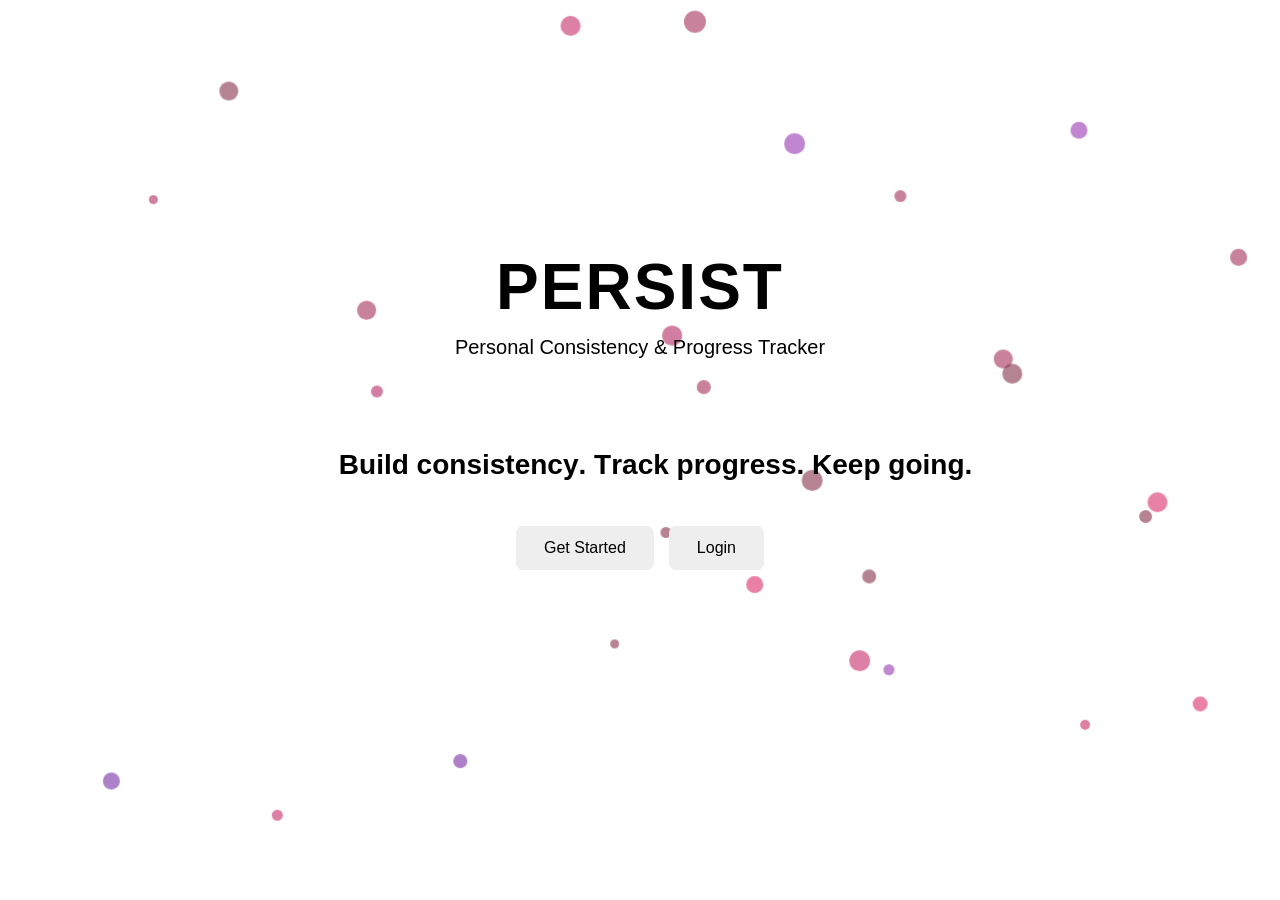
<file: index.html>
<!DOCTYPE html>
<html lang="en">

<head>

    <meta charset="UTF-8">
    <meta name="viewport" content="width=device-width, initial-scale=1.0">
    <title>PERSIST</title>
    <link rel="stylesheet" href="style.css">

</head>


<body>

    <div id="particles"></div>


    <main class="home-container">

        <section class="hero">

            <h1>PERSIST</h1>

            <p class="subtitle">Personal Consistency & Progress Tracker</p>

            <h2 id="animated-text">
                Build consistency. Track progress. Keep going.
            </h2>

            <div class="buttons">

                <button id="getStartedButton" type="button">Get Started</button>

                <button id="loginButton" type="button">Login</button>

            </div>

        </section>

    </main>


    <script src="script.js"></script>

</body>

</html>
</file>
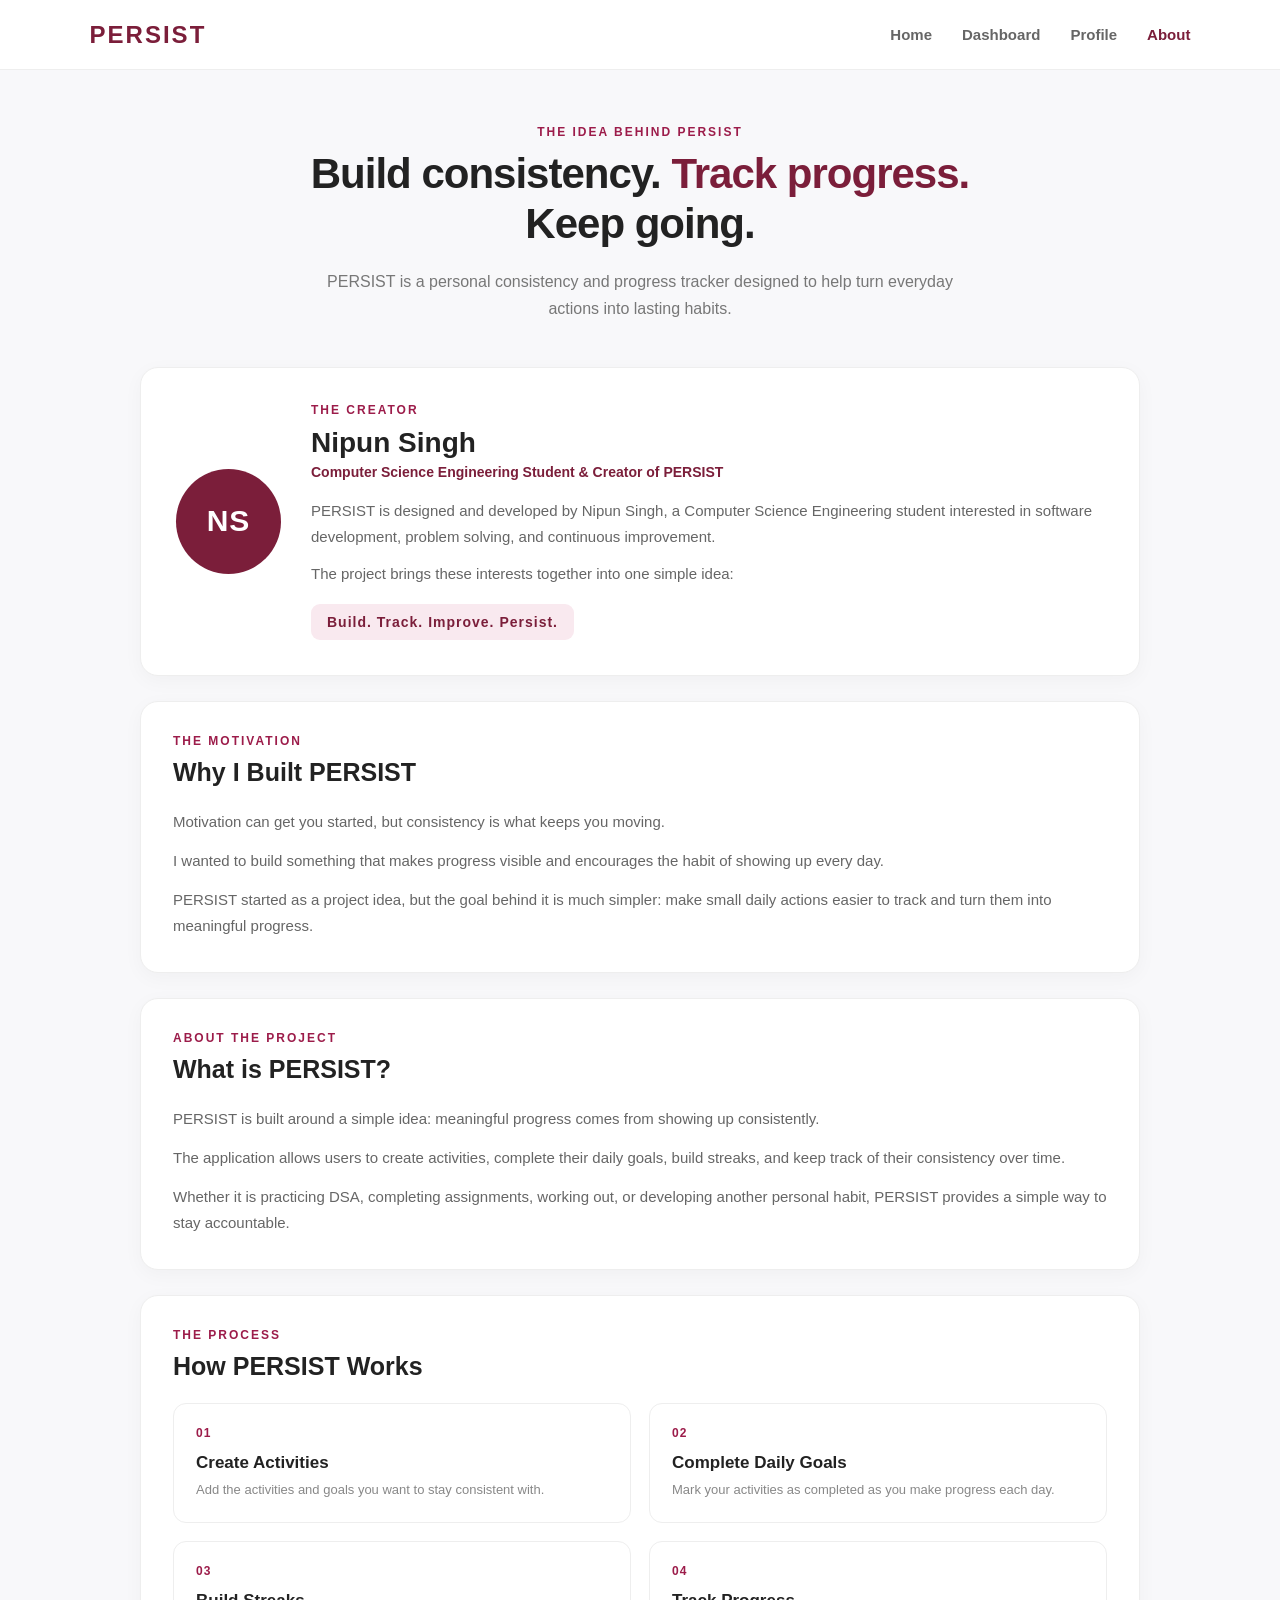
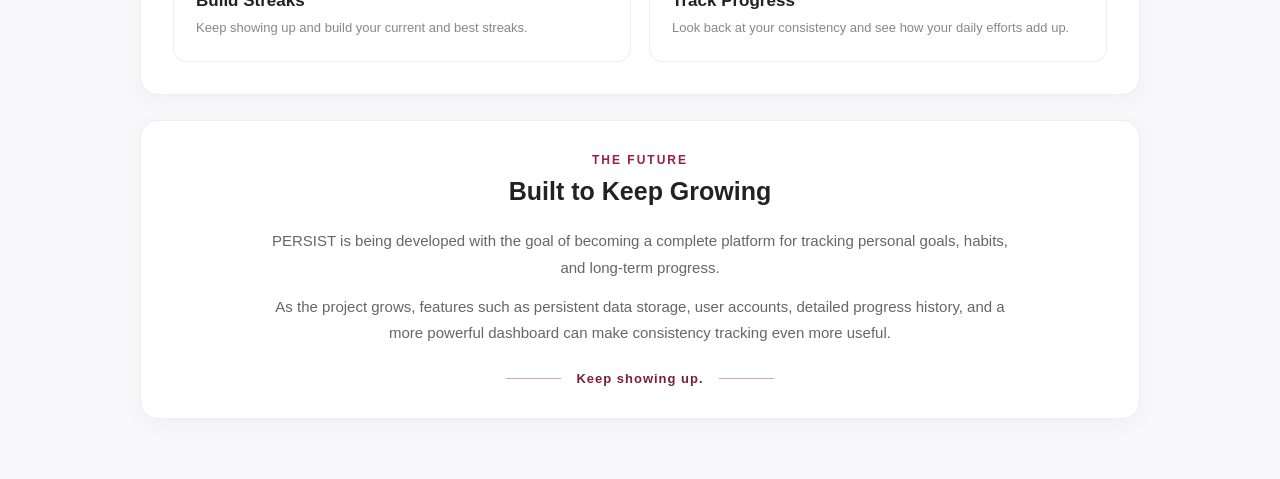
<file: about.html>
<!DOCTYPE html>
<html lang="en">

<head>

    <meta charset="UTF-8">

    <meta name="viewport"
          content="width=device-width, initial-scale=1.0">

    <title>PERSIST - About</title>

    <link rel="stylesheet"
          href="about.css">

</head>


<body>


    <!-- ============================= -->
    <!-- Navigation Bar -->
    <!-- ============================= -->

    <nav class="navbar">

        <div class="logo">
            PERSIST
        </div>


        <div class="nav-links">

            <a href="index.html">
                Home
            </a>

            <a href="dashboard.html">
                Dashboard
            </a>

            <a href="profile.html">
                Profile
            </a>

            <a href="about.html"
               class="active">
                About
            </a>

        </div>

    </nav>



    <!-- ============================= -->
    <!-- Main About Page -->
    <!-- ============================= -->

    <main class="about-container">


        <!-- ============================= -->
        <!-- Hero Section -->
        <!-- ============================= -->

        <section class="about-hero">

            <p class="small-heading">
                THE IDEA BEHIND PERSIST
            </p>

            <h1>
                Build consistency.
                <span>Track progress.</span>
                Keep going.
            </h1>

            <p class="hero-description">

                PERSIST is a personal consistency and
                progress tracker designed to help turn
                everyday actions into lasting habits.

            </p>

        </section>



        <!-- ============================= -->
        <!-- Creator -->
        <!-- ============================= -->

        <section class="creator-card">


            <div class="creator-avatar">
                NS
            </div>


            <div class="creator-content">

                <p class="small-heading">
                    THE CREATOR
                </p>

                <h2>
                    Nipun Singh
                </h2>

                <p class="creator-role">
                    Computer Science Engineering Student
                    & Creator of PERSIST
                </p>


                <p class="creator-description">

                    PERSIST is designed and developed by
                    Nipun Singh, a Computer Science
                    Engineering student interested in
                    software development, problem solving,
                    and continuous improvement.

                </p>


                <p class="creator-description">

                    The project brings these interests
                    together into one simple idea:

                </p>


                <div class="creator-motto">

                    Build.
                    Track.
                    Improve.
                    Persist.

                </div>

            </div>

        </section>



        <!-- ============================= -->
        <!-- Why I Built It -->
        <!-- ============================= -->

        <section class="about-card">

            <div class="section-heading">

                <p class="small-heading">
                    THE MOTIVATION
                </p>

                <h2>
                    Why I Built PERSIST
                </h2>

            </div>


            <p class="section-text">

                Motivation can get you started, but
                consistency is what keeps you moving.

            </p>


            <p class="section-text">

                I wanted to build something that makes
                progress visible and encourages the habit
                of showing up every day.

            </p>


            <p class="section-text">

                PERSIST started as a project idea, but
                the goal behind it is much simpler:
                make small daily actions easier to track
                and turn them into meaningful progress.

            </p>

        </section>



        <!-- ============================= -->
        <!-- About PERSIST -->
        <!-- ============================= -->

        <section class="about-card">

            <div class="section-heading">

                <p class="small-heading">
                    ABOUT THE PROJECT
                </p>

                <h2>
                    What is PERSIST?
                </h2>

            </div>


            <p class="section-text">

                PERSIST is built around a simple idea:
                meaningful progress comes from showing
                up consistently.

            </p>


            <p class="section-text">

                The application allows users to create
                activities, complete their daily goals,
                build streaks, and keep track of their
                consistency over time.

            </p>


            <p class="section-text">

                Whether it is practicing DSA, completing
                assignments, working out, or developing
                another personal habit, PERSIST provides
                a simple way to stay accountable.

            </p>

        </section>



        <!-- ============================= -->
        <!-- How PERSIST Works -->
        <!-- ============================= -->

        <section class="about-card">

            <div class="section-heading">

                <p class="small-heading">
                    THE PROCESS
                </p>

                <h2>
                    How PERSIST Works
                </h2>

            </div>


            <div class="feature-grid">


                <!-- Feature 1 -->

                <div class="feature-item">

                    <div class="feature-number">
                        01
                    </div>

                    <h3>
                        Create Activities
                    </h3>

                    <p>
                        Add the activities and goals
                        you want to stay consistent with.
                    </p>

                </div>



                <!-- Feature 2 -->

                <div class="feature-item">

                    <div class="feature-number">
                        02
                    </div>

                    <h3>
                        Complete Daily Goals
                    </h3>

                    <p>
                        Mark your activities as completed
                        as you make progress each day.
                    </p>

                </div>



                <!-- Feature 3 -->

                <div class="feature-item">

                    <div class="feature-number">
                        03
                    </div>

                    <h3>
                        Build Streaks
                    </h3>

                    <p>
                        Keep showing up and build your
                        current and best streaks.
                    </p>

                </div>



                <!-- Feature 4 -->

                <div class="feature-item">

                    <div class="feature-number">
                        04
                    </div>

                    <h3>
                        Track Progress
                    </h3>

                    <p>
                        Look back at your consistency and
                        see how your daily efforts add up.
                    </p>

                </div>


            </div>

        </section>



        <!-- ============================= -->
        <!-- Future Vision -->
        <!-- ============================= -->

        <section class="about-card future-card">

            <div class="section-heading">

                <p class="small-heading">
                    THE FUTURE
                </p>

                <h2>
                    Built to Keep Growing
                </h2>

            </div>


            <p class="section-text">

                PERSIST is being developed with the goal
                of becoming a complete platform for
                tracking personal goals, habits, and
                long-term progress.

            </p>


            <p class="section-text">

                As the project grows, features such as
                persistent data storage, user accounts,
                detailed progress history, and a more
                powerful dashboard can make consistency
                tracking even more useful.

            </p>


            <div class="future-line">

                <span></span>

                Keep showing up.

                <span></span>

            </div>

        </section>


    </main>



</body>

</html>
</file>
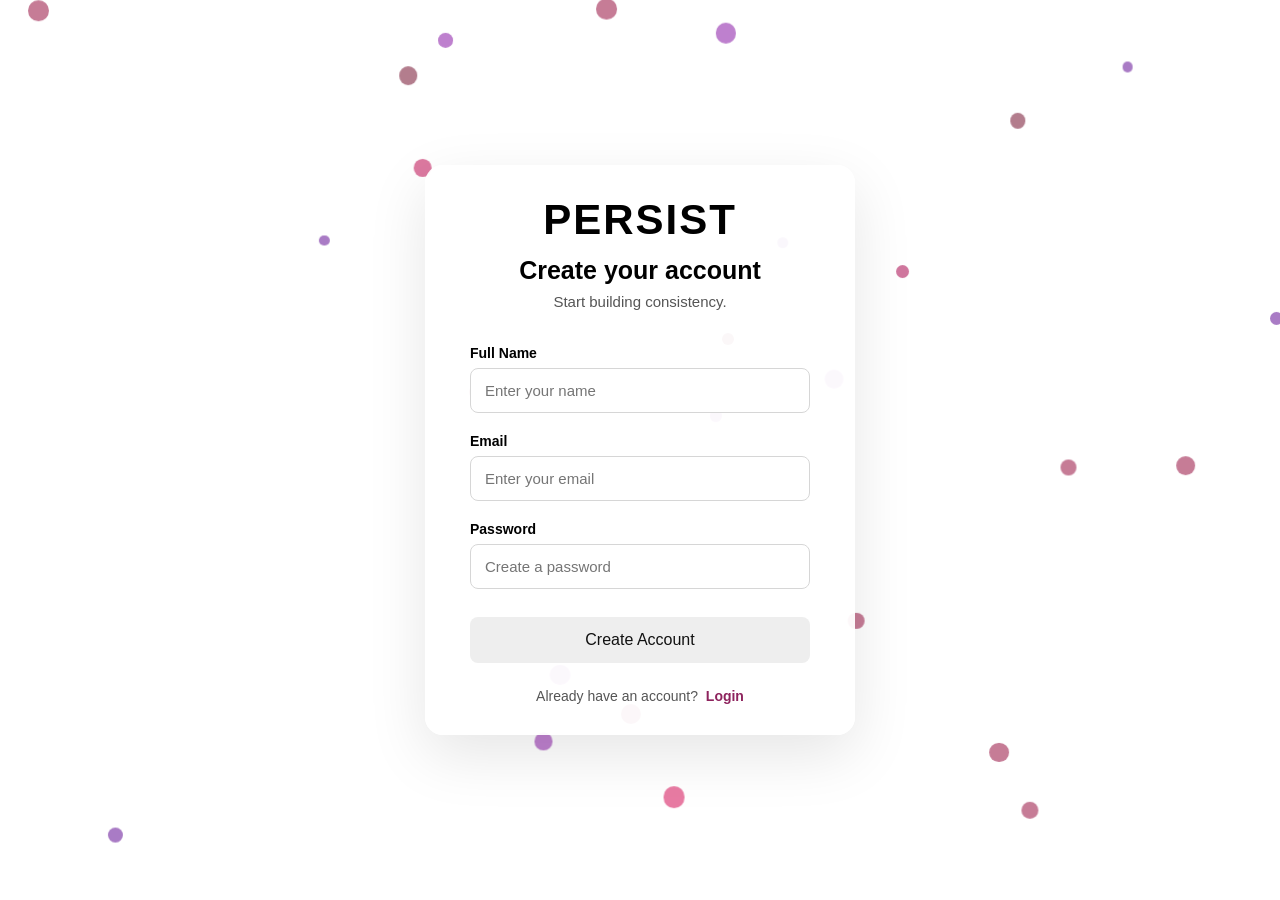
<file: auth.html>
<!DOCTYPE html>
<html lang="en">

<head>

    <meta charset="UTF-8">

    <meta name="viewport"
          content="width=device-width, initial-scale=1.0">

    <title>PERSIST — Authentication</title>

    <link rel="stylesheet"
          href="auth.css">

</head>

<body>

    <!-- Background particles -->
    <div id="particles"></div>


    <!-- Main authentication container -->

    <div class="auth-container">

        <div class="auth-box">


            <!-- =================================
                 CREATE ACCOUNT
            ================================== -->

            <div class="form-section signup-section">

                <div class="form-content">

                    <h1>PERSIST</h1>

                    <h2>Create your account</h2>

                    <p class="subtitle">
                        Start building consistency.
                    </p>


                    <form id="signupForm">

                        <div class="input-group">

                            <label for="signupName">
                                Full Name
                            </label>

                            <input
                                type="text"
                                id="signupName"
                                placeholder="Enter your name"
                                required
                            >

                        </div>


                        <div class="input-group">

                            <label for="signupEmail">
                                Email
                            </label>

                            <input
                                type="email"
                                id="signupEmail"
                                placeholder="Enter your email"
                                required
                            >

                        </div>


                        <div class="input-group">

                            <label for="signupPassword">
                                Password
                            </label>

                            <input
                                type="password"
                                id="signupPassword"
                                placeholder="Create a password"
                                required
                            >

                        </div>


                        <button
                            type="submit"
                            class="main-button">

                            Create Account

                        </button>

                    </form>


                    <p class="switch-text">

                        Already have an account?

                        <button
                            type="button"
                            id="showLogin">

                            Login

                        </button>

                    </p>

                </div>

            </div>



            <!-- =================================
                 LOGIN
            ================================== -->

            <div class="form-section login-section">

                <div class="form-content">

                    <h1>PERSIST</h1>

                    <h2>Welcome back</h2>

                    <p class="subtitle">
                        Keep the streak going.
                    </p>


                    <form id="loginForm">

                        <div class="input-group">

                            <label for="loginEmail">
                                Email
                            </label>

                            <input
                                type="email"
                                id="loginEmail"
                                placeholder="Enter your email"
                                required
                            >

                        </div>


                        <div class="input-group">

                            <label for="loginPassword">
                                Password
                            </label>

                            <input
                                type="password"
                                id="loginPassword"
                                placeholder="Enter your password"
                                required
                            >

                        </div>


                        <button
                            type="submit"
                            class="main-button">

                            Login

                        </button>

                    </form>


                    <p class="switch-text">

                        Don't have an account?

                        <button
                            type="button"
                            id="showSignup">

                            Create Account

                        </button>

                    </p>

                </div>

            </div>

        </div>

    </div>


    <script src="auth.js"></script>

</body>

</html>
</file>
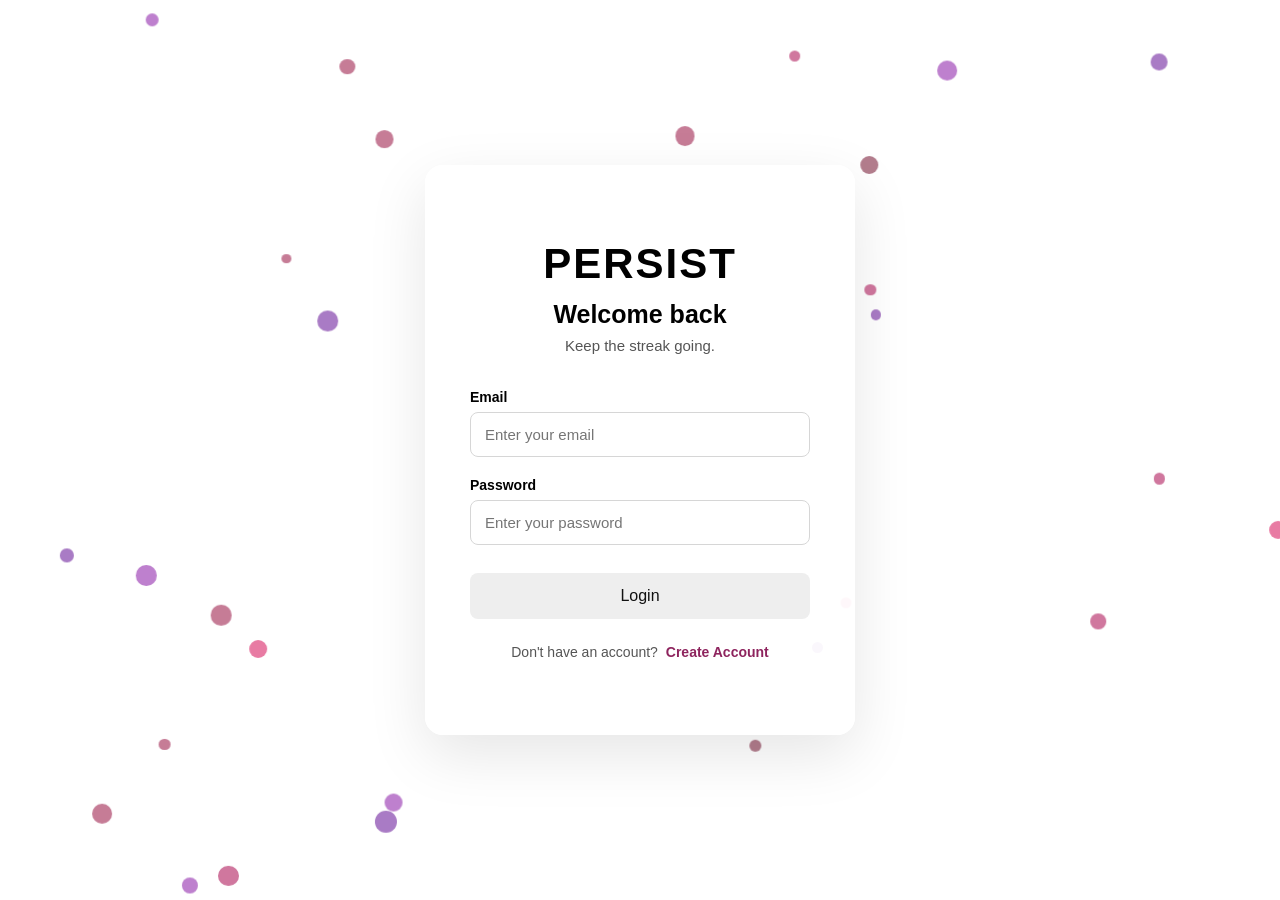
<file: dashboard.html>
<!DOCTYPE html>
<html lang="en">

<head>

    <meta charset="UTF-8">
    <meta name="viewport" content="width=device-width, initial-scale=1.0">
    <title>PERSIST - Dashboard</title>
    <link rel="stylesheet" href="dashboard.css">

</head>


<body>


    <!-- ============================= -->
    <!-- Navigation Bar -->
    <!-- ============================= -->

    <nav class="navbar">

        <div class="logo">PERSIST</div>

        <div class="nav-right">

            <div class="nav-links">
                <a href="index.html">Home</a>
                <a href="dashboard.html" class="active">Dashboard</a>
                <a href="profile.html">Profile</a>
                <a href="about.html">About</a>
            </div>

            <button id="navLogoutButton" class="nav-logout-button" type="button">
                Logout
            </button>

        </div>

    </nav>



    <!-- ============================= -->
    <!-- Main Dashboard -->
    <!-- ============================= -->

    <main class="dashboard-container">


        <!-- ============================= -->
        <!-- Welcome -->
        <!-- ============================= -->

        <section class="welcome-section">
            <h1>Good morning 👋</h1>
            <p>Let's keep the streak going.</p>
        </section>



        <!-- ============================= -->
        <!-- Stat Cards -->
        <!-- ============================= -->

        <section class="stats-section">

            <div class="stat-card">
                <div class="stat-icon">🔥</div>
                <div>
                    <p class="stat-title">Current Streak</p>
                    <h2 id="currentStreak">0 Days</h2>
                    <p class="stat-subtitle" id="currentStreakActivity">No activities yet</p>
                </div>
            </div>

            <div class="stat-card">
                <div class="stat-icon">🏆</div>
                <div>
                    <p class="stat-title">Best Streak</p>
                    <h2 id="bestStreak">0 Days</h2>
                    <p class="stat-subtitle" id="bestStreakActivity">No activities yet</p>
                </div>
            </div>

            <div class="stat-card">
                <div class="stat-icon">✅</div>
                <div>
                    <p class="stat-title">Today's Progress</p>
                    <h2 id="todayProgress">0/0</h2>
                    <p class="stat-subtitle">Activities completed today</p>
                </div>
            </div>

        </section>



        <!-- ============================= -->
        <!-- Today's Activities -->
        <!-- ============================= -->

        <section class="activities-section">

            <div class="section-header">
                <div>
                    <h2>Today's Activities</h2>
                    <p>Stay consistent with your goals.</p>
                </div>

                <button class="add-button" id="addActivityButton" type="button">
                    + Add Activity
                </button>
            </div>

            <div class="activity-list" id="activityList"></div>

        </section>



        <!-- ============================= -->
        <!-- Consistency -->
        <!-- ============================= -->

        <section class="consistency-section">

            <div class="section-header">
                <div>
                    <h2>Your Consistency</h2>
                    <p>Your activity over the past week.</p>
                </div>
            </div>

            <div class="week-container">
                <div class="day"><span>Mon</span><div class="day-box"></div></div>
                <div class="day"><span>Tue</span><div class="day-box"></div></div>
                <div class="day"><span>Wed</span><div class="day-box"></div></div>
                <div class="day"><span>Thu</span><div class="day-box"></div></div>
                <div class="day"><span>Fri</span><div class="day-box"></div></div>
                <div class="day"><span>Sat</span><div class="day-box"></div></div>
                <div class="day"><span>Sun</span><div class="day-box"></div></div>
            </div>

        </section>


    </main>


    <script src="streaks.js"></script>
    <script src="dashboard.js"></script>

</body>

</html>
</file>
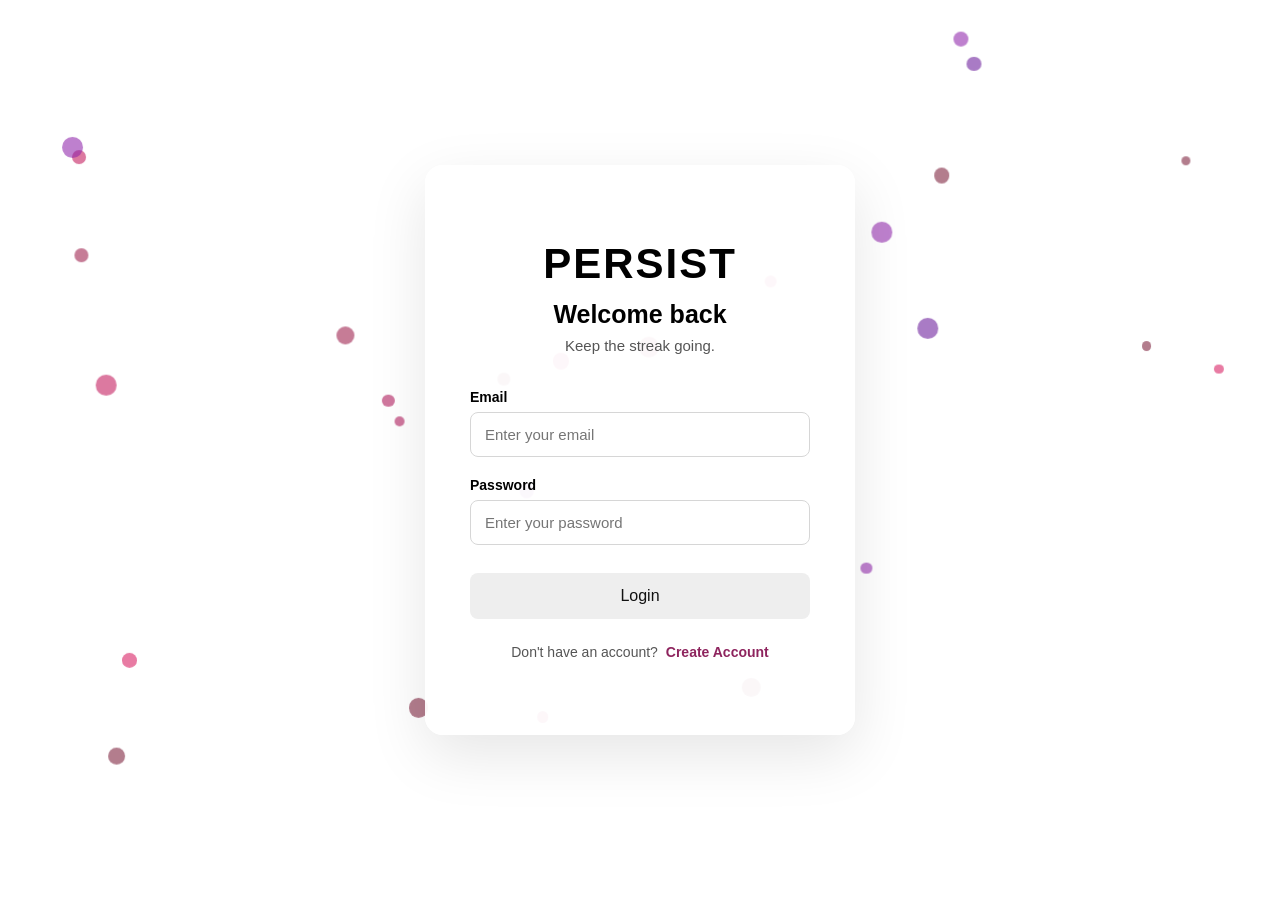
<file: profile.html>
<!DOCTYPE html>
<html lang="en">

<head>

    <meta charset="UTF-8">
    <meta name="viewport" content="width=device-width, initial-scale=1.0">
    <title>PERSIST - Profile</title>
    <link rel="stylesheet" href="profile.css">

</head>


<body>


    <!-- ============================= -->
    <!-- Navigation Bar -->
    <!-- ============================= -->

    <nav class="navbar">

        <div class="logo">PERSIST</div>

        <div class="nav-links">
            <a href="index.html">Home</a>
            <a href="dashboard.html">Dashboard</a>
            <a href="profile.html" class="active">Profile</a>
            <a href="about.html">About</a>
        </div>

    </nav>



    <!-- ============================= -->
    <!-- Main Profile -->
    <!-- ============================= -->

    <main class="profile-container">


        <!-- ============================= -->
        <!-- Profile Header -->
        <!-- ============================= -->

        <section class="profile-header">

            <div class="profile-avatar" id="profileAvatar">P</div>

            <div>
                <h1 id="profileHeading">Your Profile</h1>
                <p>Manage your PERSIST account and consistency journey.</p>
            </div>

        </section>



        <!-- ============================= -->
        <!-- Profile Information -->
        <!-- ============================= -->

        <section class="profile-card">

            <div class="card-header">
                <div>
                    <h2>Personal Information</h2>
                    <p>Your account details.</p>
                </div>
            </div>

            <div class="profile-details">

                <div class="detail-item">
                    <span class="detail-label">Full Name</span>
                    <span class="detail-value" id="profileName">Your Name</span>
                </div>

                <div class="detail-item">
                    <span class="detail-label">Email</span>
                    <span class="detail-value" id="profileEmail">your@email.com</span>
                </div>

                <div class="detail-item">
                    <span class="detail-label">Account Status</span>
                    <span class="status">Active</span>
                </div>

            </div>

        </section>



        <!-- ============================= -->
        <!-- Quote -->
        <!-- ============================= -->

        <section class="quote-card">

            <div class="quote-mark">"</div>

            <p class="quote">
                Thoughts lead to actions.
                Actions lead to habits.
                Habits lead to consistency.
                Consistency shapes character.
            </p>

            <p class="quote-author">— NS</p>

        </section>



        <!-- ============================= -->
        <!-- Consistency Summary -->
        <!-- ============================= -->

        <section class="profile-card">

            <div class="card-header">
                <div>
                    <h2>Your Consistency</h2>
                    <p>Keep building your progress.</p>
                </div>
            </div>

            <div class="summary-grid">

                <div class="summary-item">
                    <span class="summary-icon">🔥</span>
                    <div>
                        <span class="summary-label">Best Current Streak</span>
                        <strong id="summaryCurrentStreak">0 Days</strong>
                    </div>
                </div>

                <div class="summary-item">
                    <span class="summary-icon">🏆</span>
                    <div>
                        <span class="summary-label">Best Streak Ever</span>
                        <strong id="summaryBestStreak">0 Days</strong>
                    </div>
                </div>

                <div class="summary-item">
                    <span class="summary-icon">📋</span>
                    <div>
                        <span class="summary-label">Total Activities</span>
                        <strong id="summaryTotalActivities">0</strong>
                    </div>
                </div>

                <div class="summary-item">
                    <span class="summary-icon">✅</span>
                    <div>
                        <span class="summary-label">Completed Today</span>
                        <strong id="summaryCompletedToday">0/0</strong>
                    </div>
                </div>

            </div>

        </section>



        <!-- ============================= -->
        <!-- Logout -->
        <!-- ============================= -->

        <section class="logout-section">
            <button id="logoutButton" type="button">Logout</button>
        </section>


    </main>


    <!--
        streaks.js MUST load before profile.js —
        profile.js depends on the functions it defines.
    -->
    <script src="streaks.js"></script>
    <script src="profile.js"></script>

</body>

</html>
</file>
<file: style.css>
* {
    box-sizing: border-box;
}

body {
    margin: 0;
    font-family: Arial, sans-serif;
    background-color: white;
    color: black;
    overflow: hidden;
}


/* --------------------------------
   Background particles
-------------------------------- */

#particles {
    position: fixed;
    inset: 0;
    pointer-events: none;
    overflow: hidden;
    z-index: 0;
}

.particle {
    position: absolute;
    border-radius: 50%;

    /* More visible than before */
    opacity: 0.55;

    filter: blur(0.5px);

    will-change: transform;

    transition: opacity 0.3s ease;
}


/* --------------------------------
   Main homepage
-------------------------------- */

.home-container {
    min-height: 100vh;

    display: flex;
    justify-content: center;
    align-items: center;

    position: relative;
    z-index: 1;
}

.hero {
    text-align: center;
    margin-top: -80px;
}

.hero h1 {
    font-size: 64px;
    margin: 0 0 12px;
    letter-spacing: 2px;
}

.subtitle {
    font-size: 20px;
    margin: 0;
}

#animated-text {
    font-size: 28px;
    margin-top: 90px;
    margin-bottom: 45px;
}


/* --------------------------------
   Tagline animation
-------------------------------- */

.animated-letter {
    display: inline-block;

    opacity: 0;

    transform: translateY(20px);

    animation: letterAppear 0.5s ease forwards;
}

@keyframes letterAppear {

    from {
        opacity: 0;
        transform: translateY(20px);
    }

    to {
        opacity: 1;
        transform: translateY(0);
    }

}


/* --------------------------------
   Buttons
-------------------------------- */

.buttons {
    display: flex;
    justify-content: center;
    gap: 15px;
}

.buttons button {
    padding: 13px 28px;

    font-size: 16px;

    border: none;
    border-radius: 7px;

    background-color: #eeeeee;
    color: black;

    cursor: pointer;

    transition:
        transform 0.2s ease,
        box-shadow 0.2s ease;
}

.buttons button:hover {
    transform: translateY(-3px);

    box-shadow:
        0 5px 12px rgba(0, 0, 0, 0.15);
}

.buttons button:active {
    transform: translateY(0);
}
</file>
<file: about.css>
/* ============================= */
/* General Reset */
/* ============================= */

* {
    margin: 0;
    padding: 0;
    box-sizing: border-box;
}


/* ============================= */
/* Body */
/* ============================= */

body {

    font-family: Arial, Helvetica, sans-serif;

    background: #f8f8fa;

    color: #222;

    min-height: 100vh;

}


/* ============================= */
/* Navigation */
/* ============================= */

.navbar {

    height: 70px;

    background: white;

    display: flex;

    align-items: center;

    justify-content: space-between;

    padding: 0 7%;

    border-bottom: 1px solid #eeeeee;

}


.logo {

    font-size: 24px;

    font-weight: 800;

    letter-spacing: 2px;

    color: #7B1E3A;

}


.nav-links {

    display: flex;

    gap: 30px;

}


.nav-links a {

    text-decoration: none;

    color: #666;

    font-size: 15px;

    font-weight: 600;

    transition: 0.25s ease;

}


.nav-links a:hover {

    color: #9C1C4A;

}


.nav-links a.active {

    color: #7B1E3A;

}


/* ============================= */
/* Main Container */
/* ============================= */

.about-container {

    width: 86%;

    max-width: 1000px;

    margin: 55px auto 60px;

}


/* ============================= */
/* About Hero */
/* ============================= */

.about-hero {

    text-align: center;

    margin-bottom: 45px;

}


.small-heading {

    color: #9C1C4A;

    font-size: 12px;

    font-weight: 800;

    letter-spacing: 2px;

    margin-bottom: 10px;

}


.about-hero h1 {

    max-width: 750px;

    margin: 0 auto 18px;

    font-size: 42px;

    line-height: 1.2;

    letter-spacing: -1px;

}


.about-hero h1 span {

    color: #7B1E3A;

}


.hero-description {

    max-width: 650px;

    margin: 0 auto;

    color: #777;

    font-size: 16px;

    line-height: 1.7;

}


/* ============================= */
/* About Cards */
/* ============================= */

.about-card {

    background: white;

    border-radius: 18px;

    padding: 32px;

    margin-bottom: 25px;

    border: 1px solid #eeeeee;

    box-shadow:
        0 5px 20px rgba(0, 0, 0, 0.035);

}


/* ============================= */
/* Section Heading */
/* ============================= */

.section-heading {

    margin-bottom: 22px;

}


.section-heading h2 {

    font-size: 25px;

    margin-bottom: 5px;

}


/* ============================= */
/* Section Text */
/* ============================= */

.section-text {

    color: #666;

    font-size: 15px;

    line-height: 1.75;

    margin-bottom: 13px;

}


.section-text:last-child {

    margin-bottom: 0;

}


/* ============================= */
/* Creator Card */
/* ============================= */

.creator-card {

    background: white;

    border-radius: 18px;

    padding: 35px;

    margin-bottom: 25px;

    border: 1px solid #eeeeee;

    box-shadow:
        0 5px 20px rgba(0, 0, 0, 0.035);

    display: flex;

    align-items: center;

    gap: 30px;

}


.creator-avatar {

    width: 105px;

    height: 105px;

    border-radius: 50%;

    background: #7B1E3A;

    color: white;

    display: flex;

    align-items: center;

    justify-content: center;

    font-size: 30px;

    font-weight: 800;

    letter-spacing: 1px;

    flex-shrink: 0;

}


.creator-content {

    flex: 1;

}


.creator-content h2 {

    font-size: 28px;

    margin-bottom: 5px;

}


.creator-role {

    color: #7B1E3A;

    font-size: 14px;

    font-weight: 700;

    margin-bottom: 18px;

}


.creator-description {

    color: #666;

    font-size: 15px;

    line-height: 1.7;

    margin-bottom: 12px;

}


/* ============================= */
/* Creator Motto */
/* ============================= */

.creator-motto {

    display: inline-block;

    margin-top: 5px;

    padding: 10px 16px;

    border-radius: 9px;

    background: #f9e9ef;

    color: #7B1E3A;

    font-size: 14px;

    font-weight: 800;

    letter-spacing: 1px;

}


/* ============================= */
/* Feature Grid */
/* ============================= */

.feature-grid {

    display: grid;

    grid-template-columns: repeat(2, 1fr);

    gap: 18px;

}


.feature-item {

    border: 1px solid #eeeeee;

    border-radius: 13px;

    padding: 22px;

    transition: 0.25s ease;

}


.feature-item:hover {

    border-color: #d9a5b8;

    transform: translateY(-3px);

    box-shadow:
        0 7px 20px rgba(0, 0, 0, 0.04);

}


.feature-number {

    color: #9C1C4A;

    font-size: 12px;

    font-weight: 800;

    letter-spacing: 1px;

    margin-bottom: 13px;

}


.feature-item h3 {

    font-size: 17px;

    margin-bottom: 7px;

}


.feature-item p {

    color: #888;

    font-size: 13px;

    line-height: 1.6;

}


/* ============================= */
/* Quote Card */
/* ============================= */

.quote-card {

    background: #7B1E3A;

    color: white;

    border-radius: 18px;

    padding: 35px;

    margin-bottom: 25px;

    text-align: center;

    box-shadow:
        0 8px 25px rgba(123, 30, 58, 0.12);

}


.quote-mark {

    font-size: 52px;

    line-height: 35px;

    opacity: 0.7;

    margin-bottom: 18px;

}


.quote {

    max-width: 700px;

    margin: 0 auto;

    font-size: 19px;

    line-height: 1.7;

    font-weight: 600;

}


.quote-author {

    margin-top: 15px;

    font-size: 13px;

    opacity: 0.75;

}


/* ============================= */
/* Future Section */
/* ============================= */

.future-card {

    text-align: center;

}


.future-card .section-text {

    max-width: 760px;

    margin-left: auto;

    margin-right: auto;

}


.future-line {

    margin-top: 25px;

    display: flex;

    align-items: center;

    justify-content: center;

    gap: 15px;

    color: #7B1E3A;

    font-size: 13px;

    font-weight: 800;

    letter-spacing: 1px;

}


.future-line span {

    width: 55px;

    height: 1px;

    background: #d9a5b8;

}


/* ============================= */
/* Mobile */
/* ============================= */

@media (max-width: 700px) {


    .navbar {

        padding: 0 5%;

    }


    .nav-links {

        gap: 12px;

    }


    .nav-links a {

        font-size: 12px;

    }


    .about-container {

        width: 92%;

        margin: 35px auto 45px;

    }


    .about-hero {

        margin-bottom: 30px;

    }


    .about-hero h1 {

        font-size: 31px;

        letter-spacing: -0.5px;

    }


    .hero-description {

        font-size: 14px;

    }


    .about-card {

        padding: 22px;

    }


    .section-heading h2 {

        font-size: 22px;

    }


    .creator-card {

        padding: 25px 22px;

        flex-direction: column;

        align-items: center;

        text-align: center;

        gap: 20px;

    }


    .creator-avatar {

        width: 85px;

        height: 85px;

        font-size: 25px;

    }


    .creator-content h2 {

        font-size: 25px;

    }


    .feature-grid {

        grid-template-columns: 1fr;

    }


    .quote-card {

        padding: 28px 22px;

    }


    .quote {

        font-size: 17px;

    }


    .future-line {

        gap: 10px;

    }


    .future-line span {

        width: 30px;

    }

}
</file>
<file: auth.css>
/* =========================================
   GENERAL
========================================= */

* {
    box-sizing: border-box;
    margin: 0;
    padding: 0;
}


body {

    font-family: Arial, Helvetica, sans-serif;

    background: white;

    min-height: 100vh;

    overflow: hidden;

    color: black;

}


/* =========================================
   PARTICLES
========================================= */

#particles {

    position: fixed;

    inset: 0;

    overflow: hidden;

    pointer-events: none;

    z-index: 0;

}


.particle {

    position: absolute;

    border-radius: 50%;

    opacity: 0.58;

    filter: blur(0.2px);

    pointer-events: none;

}


/* =========================================
   AUTH CONTAINER
========================================= */

.auth-container {

    position: relative;

    z-index: 2;

    width: 100%;

    min-height: 100vh;

    display: flex;

    justify-content: center;

    align-items: center;

}


/* =========================================
   AUTH BOX
========================================= */

.auth-box {

    position: relative;

    width: 430px;

    min-height: 570px;

    background: rgba(255, 255, 255, 0.94);

    border-radius: 18px;

    overflow: hidden;

    box-shadow:
        0 20px 60px rgba(0, 0, 0, 0.10);

}


/* =========================================
   FORM SECTIONS
========================================= */

.form-section {

    position: absolute;

    top: 0;

    width: 100%;

    height: 100%;

    display: flex;

    justify-content: center;

    align-items: center;

    padding: 45px;

    transition:
        transform 0.65s ease,
        opacity 0.45s ease;

}


/* Create Account starts on screen */

.signup-section {

    left: 0;

    transform: translateX(0);

    opacity: 1;

}


/* Login starts outside */

.login-section {

    left: 0;

    transform: translateX(100%);

    opacity: 0;

}


/* =========================================
   LOGIN MODE
========================================= */

/*
   When login mode is active,
   Create Account moves LEFT.
*/

.auth-box.login-mode
.signup-section {

    transform: translateX(-100%);

    opacity: 0;

}


/*
   Login moves INTO the screen.
*/

.auth-box.login-mode
.login-section {

    transform: translateX(0);

    opacity: 1;

}


/* =========================================
   FORM CONTENT
========================================= */

.form-content {

    width: 100%;

    text-align: center;

}


.form-content h1 {

    font-size: 42px;

    letter-spacing: 2px;

    margin-bottom: 12px;

}


.form-content h2 {

    font-size: 25px;

    margin-bottom: 8px;

}


.subtitle {

    font-size: 15px;

    margin-bottom: 35px;

    color: #555;

}


/* =========================================
   INPUTS
========================================= */

.input-group {

    text-align: left;

    margin-bottom: 20px;

}


.input-group label {

    display: block;

    font-size: 14px;

    font-weight: 600;

    margin-bottom: 7px;

}


.input-group input {

    width: 100%;

    padding: 13px 14px;

    border: 1px solid #d6d6d6;

    border-radius: 8px;

    font-size: 15px;

    outline: none;

    transition:
        border-color 0.25s ease,
        box-shadow 0.25s ease;

}


.input-group input:focus {

    border-color: #b04a70;

    box-shadow:
        0 0 0 3px rgba(176, 74, 112, 0.10);

}


/* =========================================
   MAIN BUTTON
========================================= */

.main-button {

    width: 100%;

    padding: 14px;

    margin-top: 8px;

    border: none;

    border-radius: 8px;

    background: #eeeeee;

    color: #111;

    font-size: 16px;

    cursor: pointer;

    transition:
        transform 0.2s ease,
        background 0.2s ease,
        box-shadow 0.2s ease;

}


.main-button:hover {

    transform: translateY(-2px);

    background: #e3e3e3;

    box-shadow:
        0 6px 15px rgba(0, 0, 0, 0.10);

}


.main-button:active {

    transform: translateY(0);

}


/* =========================================
   SWITCH LOGIN / SIGNUP
========================================= */

.switch-text {

    margin-top: 25px;

    font-size: 14px;

    color: #555;

}


.switch-text button {

    border: none;

    background: none;

    color: #8e245e;

    font-weight: 600;

    cursor: pointer;

    font-size: 14px;

    margin-left: 4px;

}


.switch-text button:hover {

    text-decoration: underline;

}


/* =========================================
   MOBILE
========================================= */

@media (max-width: 600px) {

    .auth-box {

        width: calc(100% - 30px);

        min-height: 550px;

    }

    .form-section {

        padding: 30px;

    }

}
</file>
<file: dashboard.css>
/* ============================= */
/* General Reset */
/* ============================= */

* {
    margin: 0;
    padding: 0;
    box-sizing: border-box;
}


/* ============================= */
/* Body */
/* ============================= */

body {
    font-family: Arial, Helvetica, sans-serif;
    background: #f8f8fa;
    color: #222;
    min-height: 100vh;
}


/* ============================= */
/* Navigation */
/* ============================= */

.navbar {
    height: 70px;
    background: white;
    display: flex;
    align-items: center;
    justify-content: space-between;
    padding: 0 7%;
    border-bottom: 1px solid #eeeeee;
}

.logo {
    font-size: 24px;
    font-weight: 800;
    letter-spacing: 2px;
    color: #7B1E3A;
}

.nav-right {
    display: flex;
    align-items: center;
    gap: 30px;
}

.nav-links {
    display: flex;
    gap: 30px;
}

.nav-links a {
    text-decoration: none;
    color: #666;
    font-size: 15px;
    font-weight: 600;
    transition: 0.25s ease;
}

.nav-links a:hover {
    color: #9C1C4A;
}

.nav-links a.active {
    color: #7B1E3A;
}

.nav-logout-button {
    border: 1px solid #7B1E3A;
    background: white;
    color: #7B1E3A;
    padding: 8px 16px;
    border-radius: 8px;
    font-size: 13px;
    font-weight: 700;
    cursor: pointer;
    transition: 0.25s ease;
}

.nav-logout-button:hover {
    background: #7B1E3A;
    color: white;
}

.nav-logout-button:active {
    transform: scale(0.97);
}


/* ============================= */
/* Dashboard */
/* ============================= */

.dashboard-container {
    width: 86%;
    max-width: 1150px;
    margin: 45px auto;
}


/* ============================= */
/* Welcome */
/* ============================= */

.welcome-section {
    margin-bottom: 30px;
}

.welcome-section h1 {
    font-size: 32px;
    margin-bottom: 8px;
}

.welcome-section p {
    font-size: 16px;
    color: #777;
}


/* ============================= */
/* Statistics */
/* ============================= */

.stats-section {
    display: grid;
    grid-template-columns: repeat(3, 1fr);
    gap: 22px;
    margin-bottom: 40px;
}

.stat-card {
    background: white;
    border-radius: 16px;
    padding: 25px;
    display: flex;
    align-items: center;
    gap: 18px;
    border: 1px solid #eeeeee;
    box-shadow: 0 5px 20px rgba(0, 0, 0, 0.04);
    transition: 0.25s ease;
}

.stat-card:hover {
    transform: translateY(-3px);
    box-shadow: 0 10px 25px rgba(0, 0, 0, 0.07);
}

.stat-icon {
    width: 55px;
    height: 55px;
    border-radius: 14px;
    background: #f9e9ef;
    display: flex;
    align-items: center;
    justify-content: center;
    font-size: 26px;
    flex-shrink: 0;
}

.stat-title {
    color: #777;
    font-size: 14px;
    margin-bottom: 5px;
}

.stat-card h2 {
    font-size: 25px;
    color: #7B1E3A;
}

.stat-subtitle {
    color: #999;
    font-size: 12px;
    margin-top: 4px;
}


/* ============================= */
/* Sections */
/* ============================= */

.activities-section,
.consistency-section {
    background: white;
    border-radius: 18px;
    padding: 28px;
    margin-bottom: 30px;
    border: 1px solid #eeeeee;
    box-shadow: 0 5px 20px rgba(0, 0, 0, 0.035);
}


/* ============================= */
/* Section Header */
/* ============================= */

.section-header {
    display: flex;
    justify-content: space-between;
    align-items: center;
    margin-bottom: 25px;
}

.section-header h2 {
    font-size: 21px;
    margin-bottom: 5px;
}

.section-header p {
    color: #888;
    font-size: 14px;
}


/* ============================= */
/* Add Activity */
/* ============================= */

.add-button {
    border: none;
    background: #7B1E3A;
    color: white;
    padding: 11px 18px;
    border-radius: 9px;
    font-size: 14px;
    font-weight: 600;
    cursor: pointer;
    transition: 0.25s ease;
}

.add-button:hover {
    background: #9C1C4A;
    transform: translateY(-2px);
}

.add-button:active {
    transform: scale(0.97);
}


/* ============================= */
/* Activity List */
/* ============================= */

.activity-list {
    display: flex;
    flex-direction: column;
    gap: 12px;
}

.activity-card {
    display: flex;
    align-items: center;
    justify-content: space-between;
    padding: 17px 18px;
    border: 1px solid #eeeeee;
    border-radius: 12px;
    transition: 0.25s ease;
}

.activity-card:hover {
    border-color: #d9a5b8;
    background: #fffafb;
}

.activity-left {
    display: flex;
    align-items: center;
    gap: 15px;
}


/* ============================= */
/* Check Button */
/* ============================= */

.check-button {
    width: 25px;
    height: 25px;
    border-radius: 7px;
    border: 2px solid #ccc;
    background: white;
    cursor: pointer;
    display: flex;
    align-items: center;
    justify-content: center;
    font-size: 15px;
    color: white;
    transition: 0.2s ease;
    flex-shrink: 0;
}

.check-button:hover {
    border-color: #7B1E3A;
    transform: scale(1.05);
}

.check-button.completed {
    background: #7B1E3A;
    border-color: #7B1E3A;
}


/* ============================= */
/* Activity Text */
/* ============================= */

.activity-card h3 {
    font-size: 16px;
    margin-bottom: 4px;
}

.activity-card p {
    font-size: 13px;
    color: #888;
}


/* ============================= */
/* Activity Right Side */
/* ============================= */

.activity-right {
    display: flex;
    align-items: center;
    gap: 18px;
}

.activity-streak {
    font-size: 13px;
    color: #777;
    font-weight: 600;
    white-space: nowrap;
}


/* ============================= */
/* Remove Activity */
/* ============================= */

.remove-button {
    border: none;
    background: transparent;
    color: #999;
    font-size: 12px;
    font-weight: 600;
    cursor: pointer;
    transition: 0.2s ease;
}

.remove-button:hover {
    color: #C2185B;
}


/* ============================= */
/* Consistency */
/* ============================= */

.week-container {
    display: flex;
    justify-content: space-between;
    align-items: center;
    max-width: 700px;
    margin: 10px auto 0;
}

.day {
    display: flex;
    flex-direction: column;
    align-items: center;
    gap: 8px;
}

.day span {
    font-size: 13px;
    color: #777;
    font-weight: 600;
}

.day-box {
    width: 45px;
    height: 45px;
    border-radius: 10px;
    border: 1px solid #ddd;
    background: #f5f5f5;
    display: flex;
    align-items: center;
    justify-content: center;
    color: white;
    font-size: 18px;
}

.completed-day {
    background: #7B1E3A;
    border-color: #7B1E3A;
}


/* ============================= */
/* Tablet */
/* ============================= */

@media (max-width: 900px) {

    .stats-section {
        grid-template-columns: repeat(2, 1fr);
    }

}


/* ============================= */
/* Mobile */
/* ============================= */

@media (max-width: 700px) {

    .navbar {
        padding: 0 5%;
        flex-wrap: wrap;
        height: auto;
        gap: 10px;
        padding-top: 12px;
        padding-bottom: 12px;
    }

    .nav-right {
        gap: 12px;
        flex-wrap: wrap;
    }

    .nav-links {
        gap: 12px;
    }

    .nav-links a {
        font-size: 12px;
    }

    .nav-logout-button {
        font-size: 12px;
        padding: 6px 12px;
    }

    .dashboard-container {
        width: 92%;
        margin: 30px auto;
    }

    .welcome-section h1 {
        font-size: 27px;
    }

    .stats-section {
        grid-template-columns: 1fr;
    }

    .activities-section,
    .consistency-section {
        padding: 20px;
    }

    .section-header {
        align-items: flex-start;
        gap: 15px;
        flex-direction: column;
    }

    .add-button {
        width: 100%;
    }

    .activity-card {
        align-items: flex-start;
        gap: 12px;
    }

    .activity-right {
        flex-direction: column;
        align-items: flex-end;
        gap: 8px;
    }

    .week-container {
        overflow-x: auto;
        gap: 18px;
        justify-content: flex-start;
        padding-bottom: 5px;
    }

    .day-box {
        width: 40px;
        height: 40px;
    }

}
</file>
<file: profile.css>
/* ============================= */
/* General Reset */
/* ============================= */

* {
    margin: 0;
    padding: 0;
    box-sizing: border-box;
}


/* ============================= */
/* Body */
/* ============================= */

body {

    font-family: Arial, Helvetica, sans-serif;

    background: #f8f8fa;

    color: #222;

    min-height: 100vh;

}


/* ============================= */
/* Navigation */
/* ============================= */

.navbar {

    height: 70px;

    background: white;

    display: flex;

    align-items: center;

    justify-content: space-between;

    padding: 0 7%;

    border-bottom: 1px solid #eeeeee;

}


.logo {

    font-size: 24px;

    font-weight: 800;

    letter-spacing: 2px;

    color: #7B1E3A;

}


.nav-links {

    display: flex;

    gap: 30px;

}


.nav-links a {

    text-decoration: none;

    color: #666;

    font-size: 15px;

    font-weight: 600;

    transition: 0.25s ease;

}


.nav-links a:hover {

    color: #9C1C4A;

}


.nav-links a.active {

    color: #7B1E3A;

}


/* ============================= */
/* Profile Container */
/* ============================= */

.profile-container {

    width: 86%;

    max-width: 950px;

    margin: 45px auto;

}


/* ============================= */
/* Profile Header */
/* ============================= */

.profile-header {

    display: flex;

    align-items: center;

    gap: 20px;

    margin-bottom: 30px;

}


.profile-avatar {

    width: 70px;

    height: 70px;

    border-radius: 50%;

    background: #7B1E3A;

    color: white;

    display: flex;

    align-items: center;

    justify-content: center;

    font-size: 28px;

    font-weight: 700;

}


.profile-header h1 {

    font-size: 32px;

    margin-bottom: 7px;

}


.profile-header p {

    color: #777;

    font-size: 15px;

}


/* ============================= */
/* Profile Card */
/* ============================= */

.profile-card {

    background: white;

    border-radius: 18px;

    padding: 28px;

    margin-bottom: 25px;

    border: 1px solid #eeeeee;

    box-shadow:
        0 5px 20px rgba(0, 0, 0, 0.035);

}


/* ============================= */
/* Card Header */
/* ============================= */

.card-header {

    margin-bottom: 25px;

}


.card-header h2 {

    font-size: 21px;

    margin-bottom: 5px;

}


.card-header p {

    color: #888;

    font-size: 14px;

}


/* ============================= */
/* Profile Details */
/* ============================= */

.profile-details {

    display: flex;

    flex-direction: column;

    gap: 0;

}


.detail-item {

    display: flex;

    justify-content: space-between;

    align-items: center;

    padding: 17px 0;

    border-bottom: 1px solid #eeeeee;

}


.detail-item:last-child {

    border-bottom: none;

    padding-bottom: 0;

}


.detail-label {

    color: #777;

    font-size: 14px;

    font-weight: 600;

}


.detail-value {

    color: #333;

    font-size: 14px;

    font-weight: 600;

}


.status {

    display: inline-block;

    padding: 6px 12px;

    border-radius: 20px;

    background: #f9e9ef;

    color: #7B1E3A;

    font-size: 12px;

    font-weight: 700;

}


/* ============================= */
/* Quote Card */
/* ============================= */

.quote-card {

    background: #7B1E3A;

    color: white;

    border-radius: 18px;

    padding: 32px 35px;

    margin-bottom: 25px;

    text-align: center;

    box-shadow:
        0 8px 25px rgba(123, 30, 58, 0.12);

}


.quote-mark {

    font-size: 50px;

    line-height: 35px;

    opacity: 0.7;

    margin-bottom: 15px;

}


.quote {

    font-size: 19px;

    line-height: 1.7;

    font-weight: 600;

}


.quote-author {

    margin-top: 15px;

    font-size: 13px;

    opacity: 0.75;

}


/* ============================= */
/* Consistency Summary */
/* ============================= */

.summary-grid {

    display: grid;

    grid-template-columns: repeat(2, 1fr);

    gap: 18px;

}


.summary-item {

    border: 1px solid #eeeeee;

    border-radius: 12px;

    padding: 20px;

    display: flex;

    align-items: center;

    gap: 15px;

}


.summary-icon {

    width: 48px;

    height: 48px;

    border-radius: 12px;

    background: #f9e9ef;

    display: flex;

    align-items: center;

    justify-content: center;

    font-size: 23px;

}


.summary-item div {

    display: flex;

    flex-direction: column;

    gap: 5px;

}


.summary-label {

    color: #777;

    font-size: 13px;

}


.summary-item strong {

    color: #7B1E3A;

    font-size: 21px;

}


/* ============================= */
/* Logout */
/* ============================= */

.logout-section {

    display: flex;

    justify-content: center;

    margin-top: 10px;

    margin-bottom: 40px;

}


#logoutButton {

    border: 1px solid #7B1E3A;

    background: white;

    color: #7B1E3A;

    padding: 11px 28px;

    border-radius: 9px;

    font-size: 14px;

    font-weight: 700;

    cursor: pointer;

    transition: 0.25s ease;

}


#logoutButton:hover {

    background: #7B1E3A;

    color: white;

    transform: translateY(-2px);

}


#logoutButton:active {

    transform: scale(0.97);

}


/* ============================= */
/* Mobile */
/* ============================= */

@media (max-width: 700px) {

    .navbar {

        padding: 0 5%;

    }


    .nav-links {

        gap: 12px;

    }


    .nav-links a {

        font-size: 12px;

    }


    .profile-container {

        width: 92%;

        margin: 30px auto;

    }


    .profile-header {

        align-items: flex-start;

    }


    .profile-avatar {

        width: 58px;

        height: 58px;

        font-size: 23px;

        flex-shrink: 0;

    }


    .profile-header h1 {

        font-size: 27px;

    }


    .profile-header p {

        line-height: 1.5;

    }


    .profile-card {

        padding: 20px;

    }


    .detail-item {

        align-items: flex-start;

        gap: 15px;

        flex-direction: column;

    }


    .detail-value,
    .status {

        align-self: flex-start;

    }


    .summary-grid {

        grid-template-columns: 1fr;

    }


    .quote-card {

        padding: 28px 22px;

    }


    .quote {

        font-size: 17px;

    }

}
</file>
